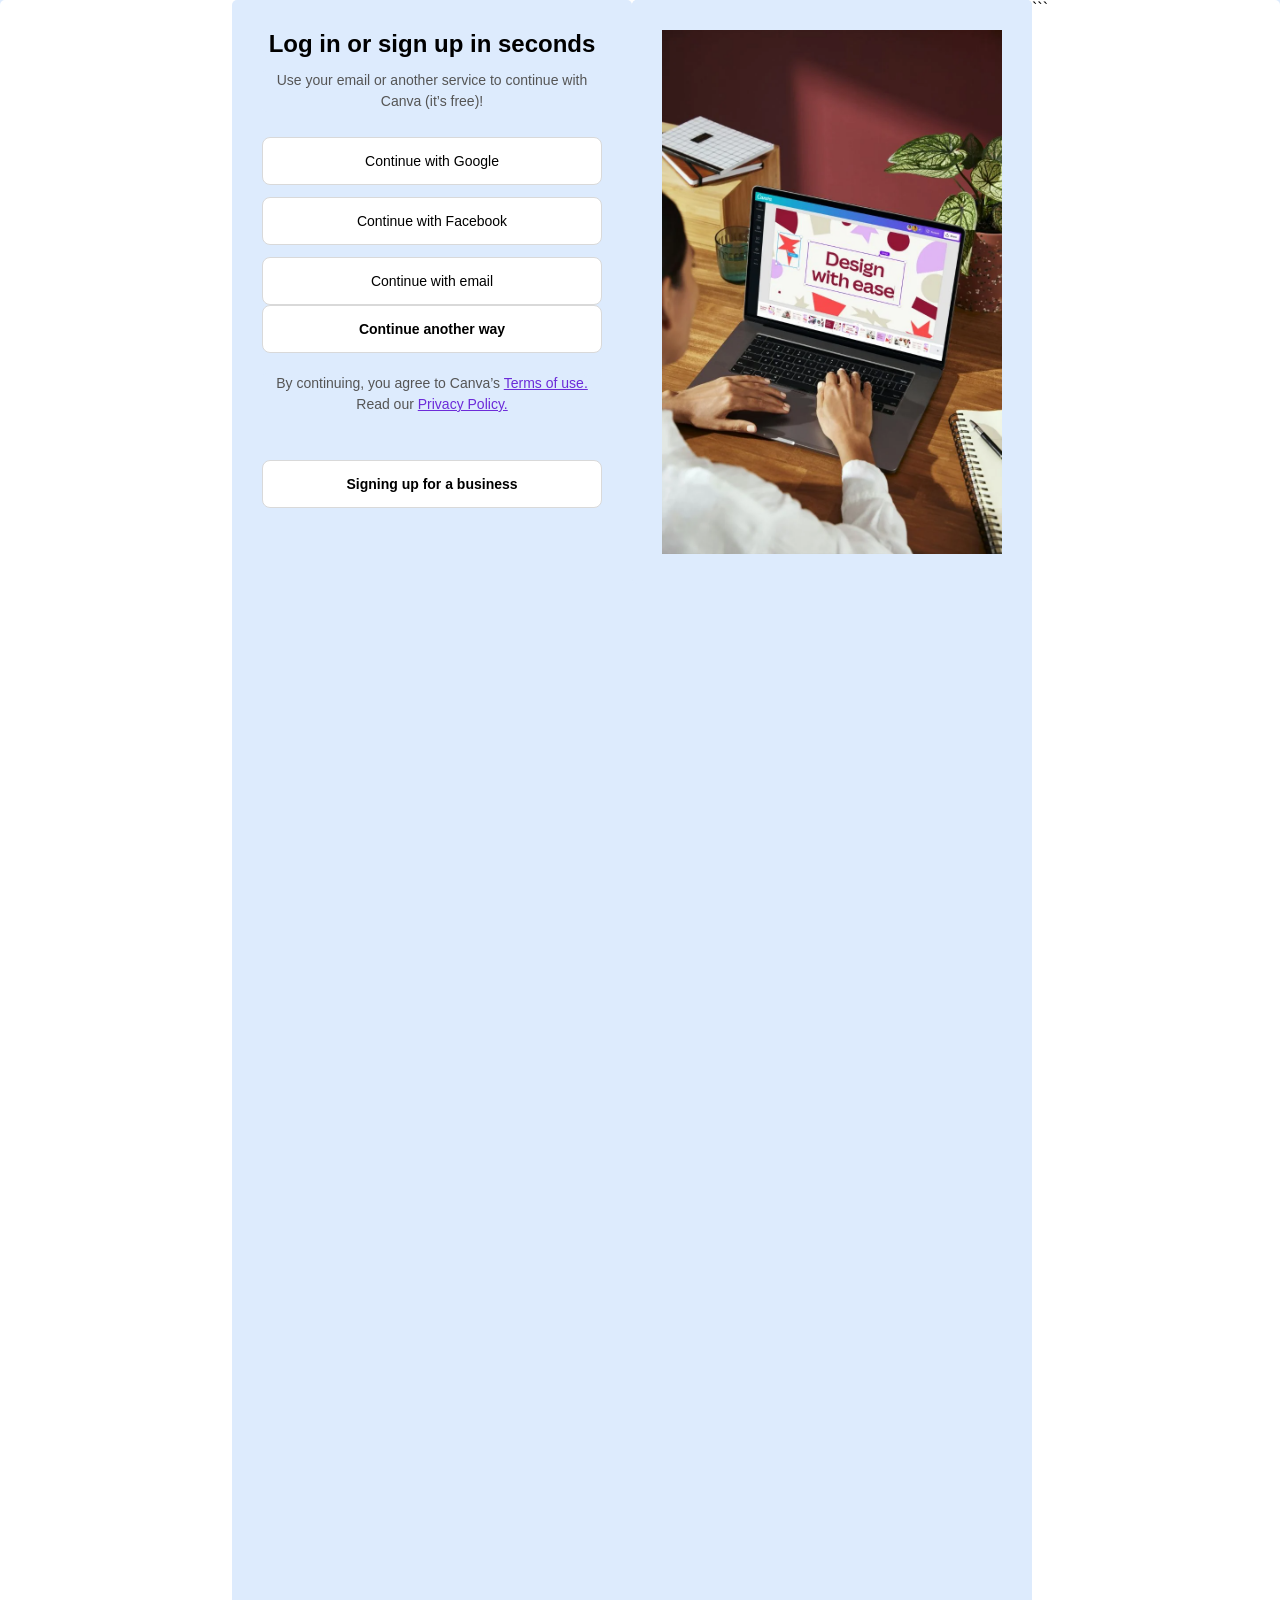
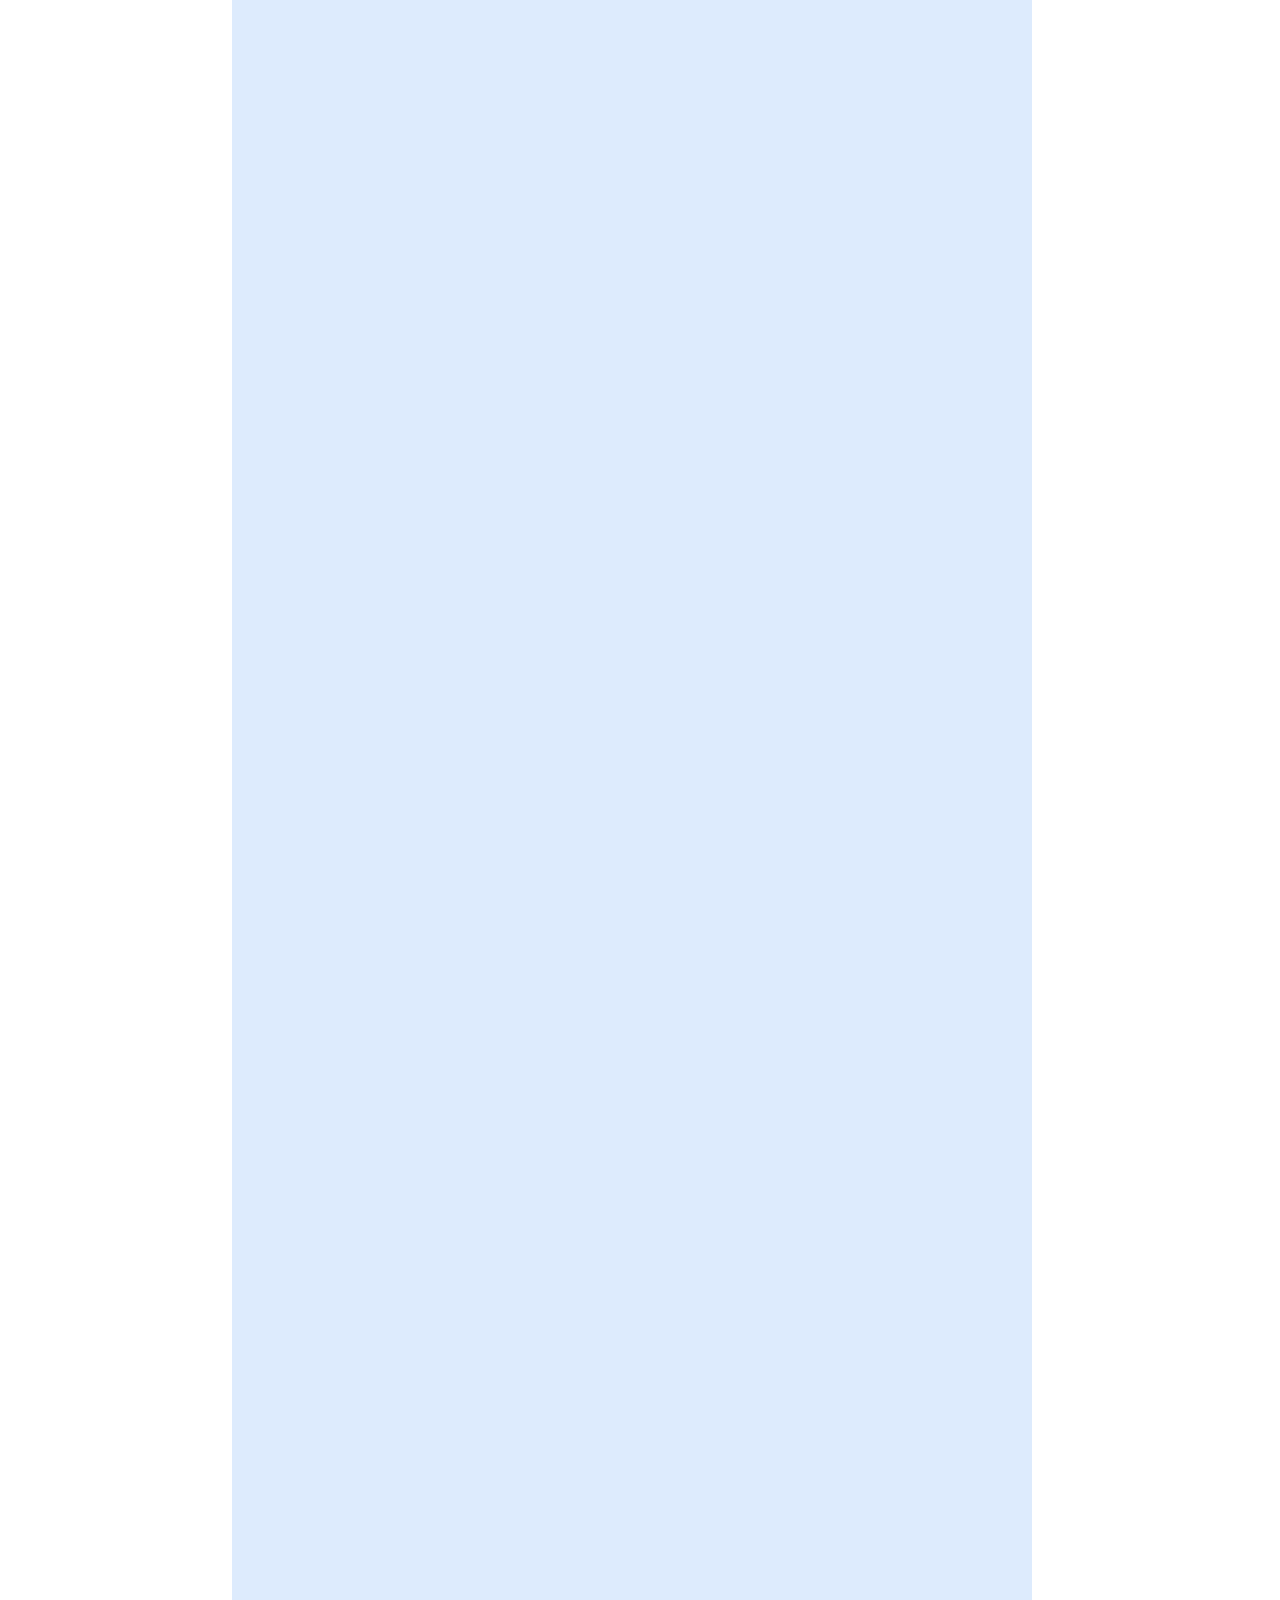
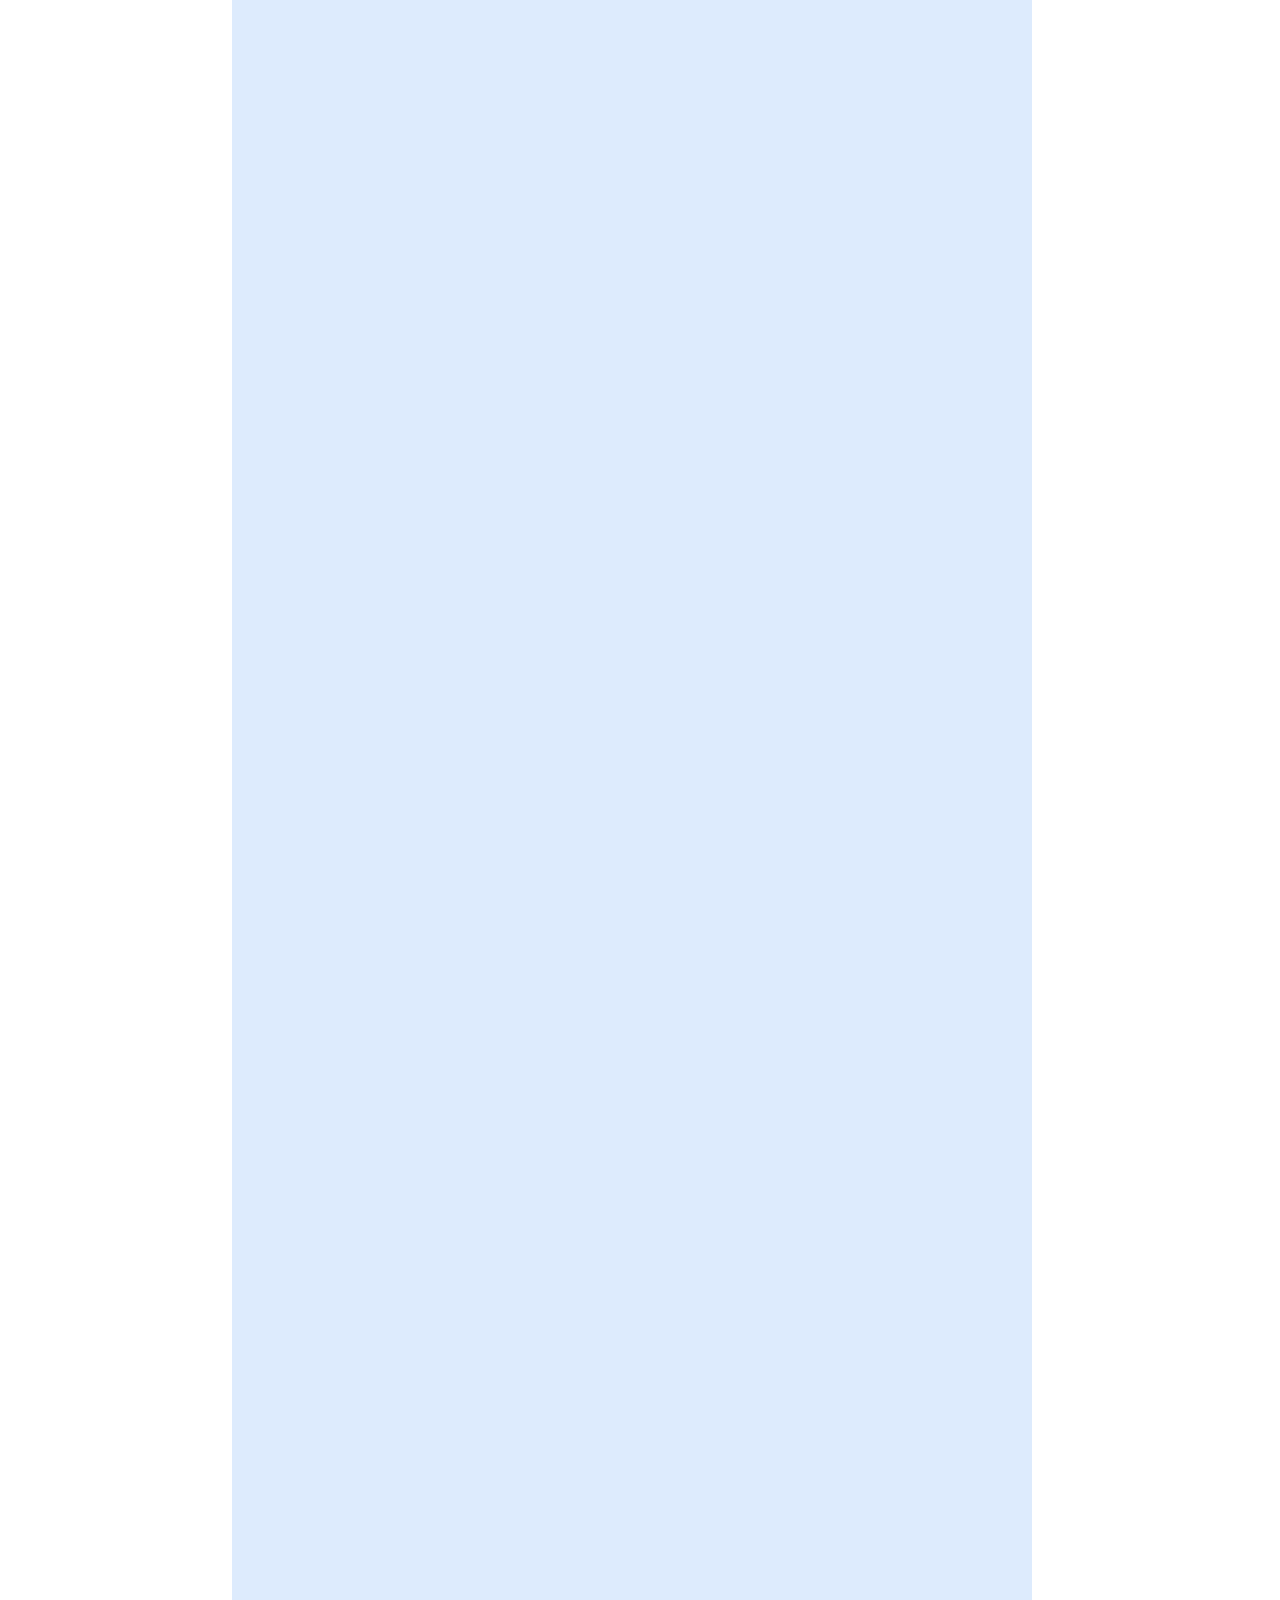
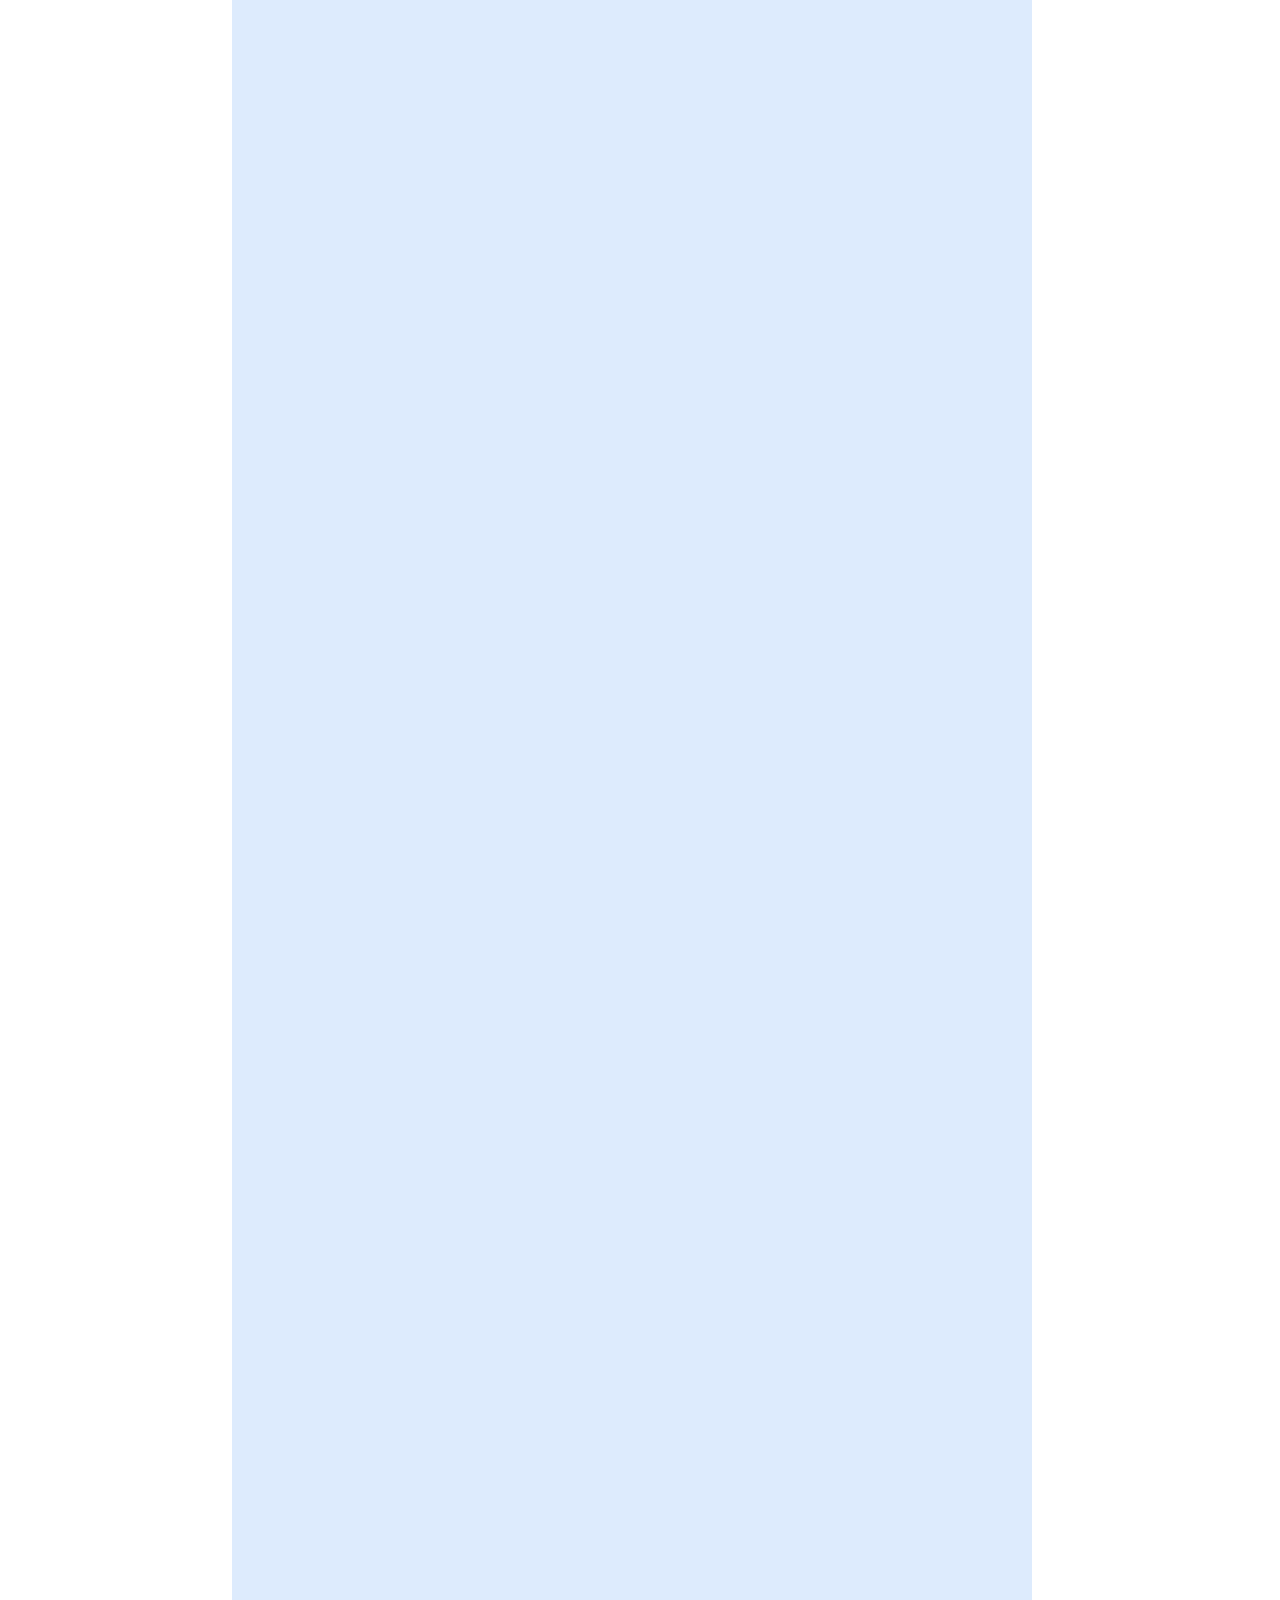
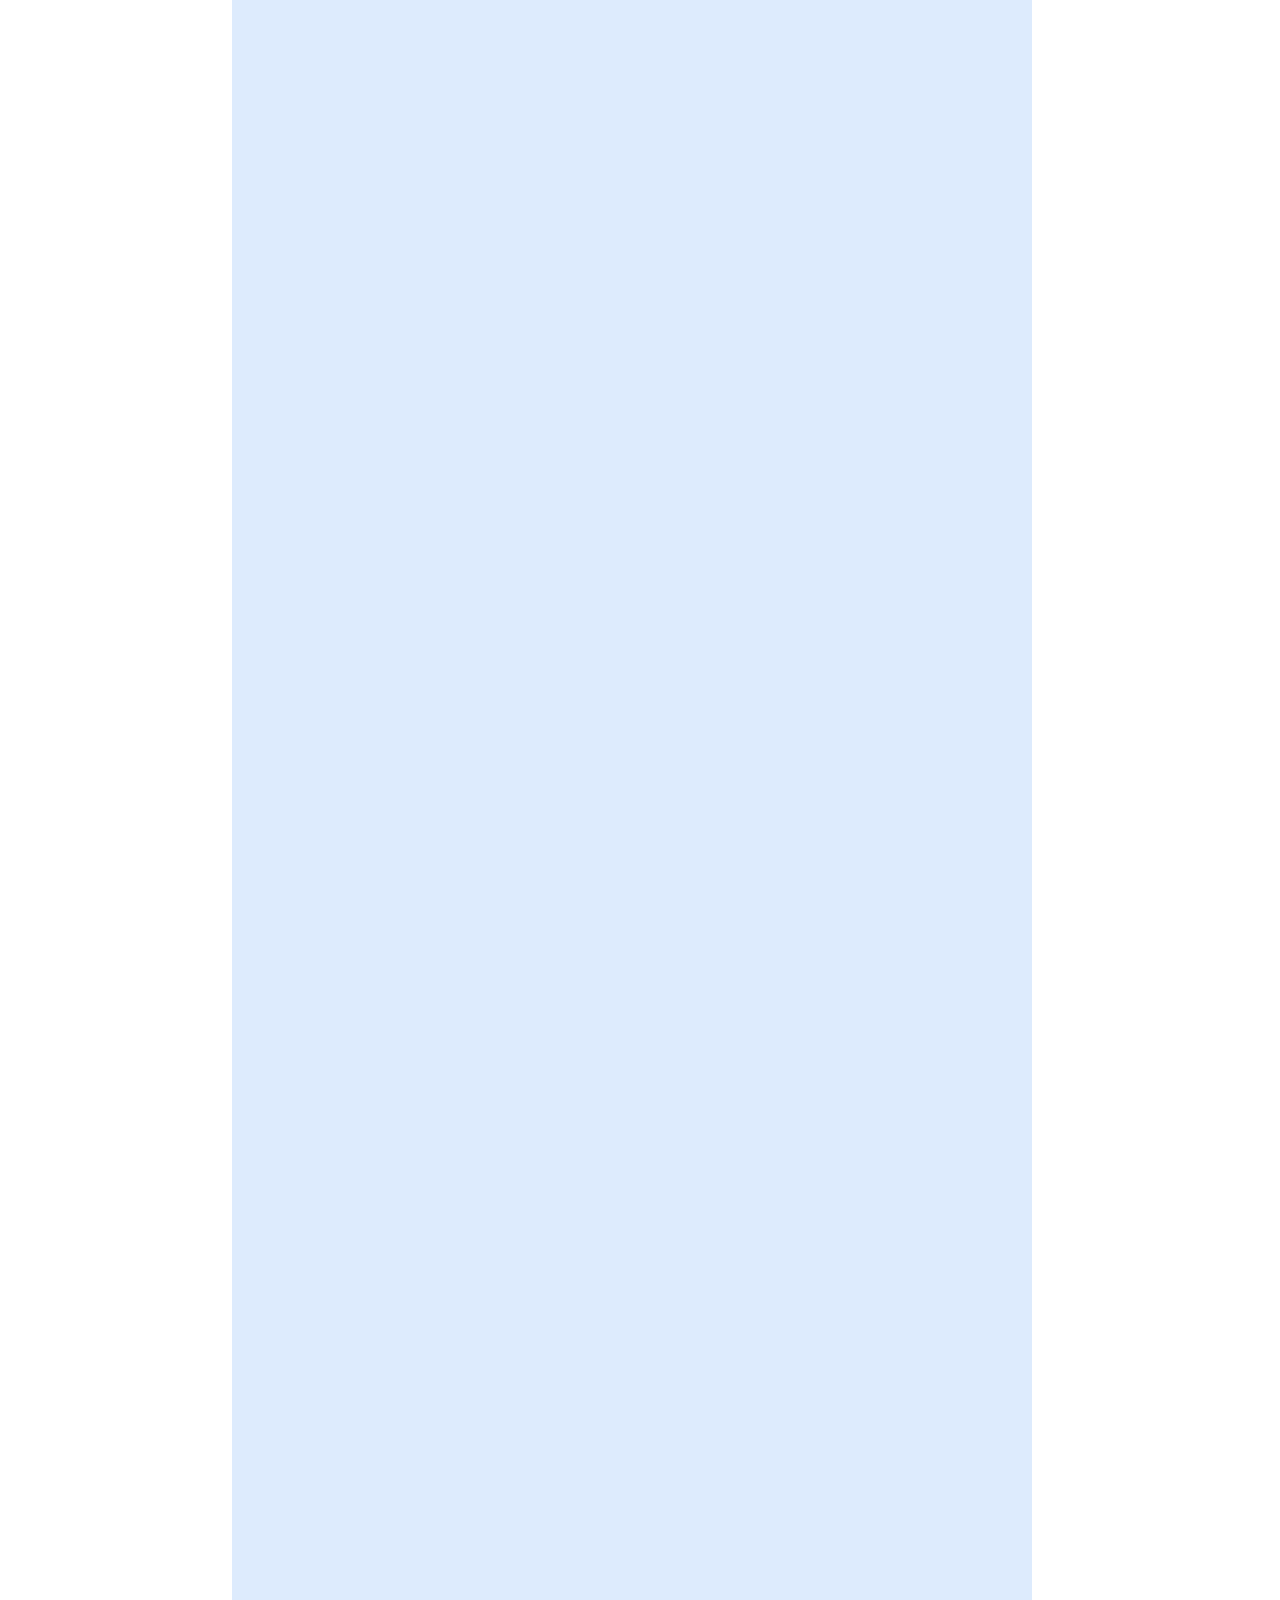
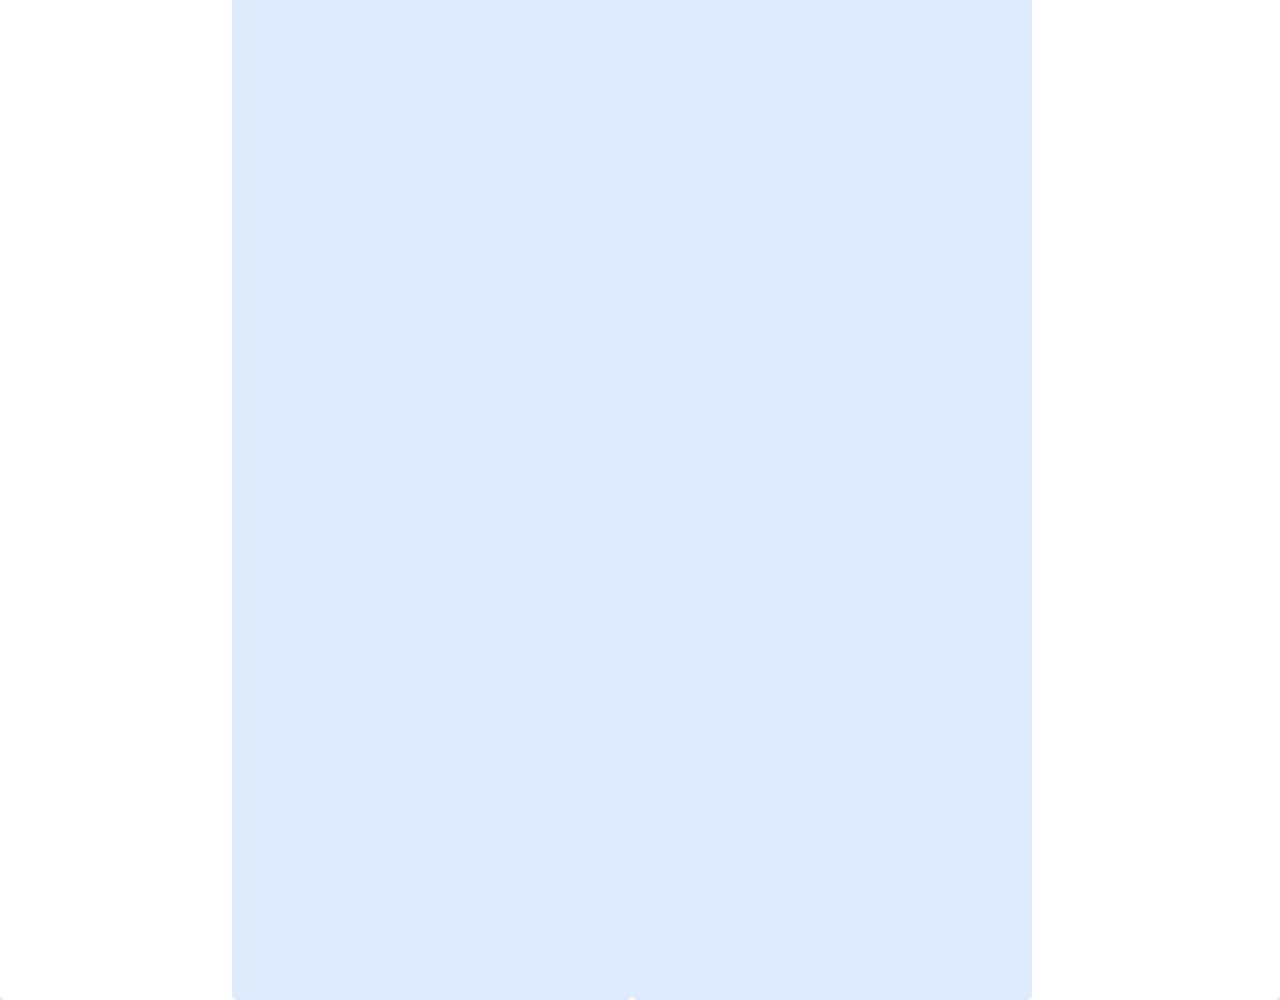
<file: Login.html>
<!DOCTYPE html>
<html lang="en">

<head>
    <meta charset="UTF-8">
    <meta name="viewport" content="width=device-width, initial-scale=1.0">

    <title>Log in page</title>

    <link rel="stylesheet" href="styleLog.css">
</head>

<body>


        <section class="login">

            <h3>Log in or sign up in seconds</h3>

            <p>
                Use your email or another service to continue with Canva (it’s free)!
            </p>

            <form class="Login">
                
                <input type="button" value="Continue with Google">

                <input type="button" value="Continue with Facebook">

                <input type="button" value="Continue with email">

            </form>

            <button>Continue another way</button>

            <p>
                By continuing, you agree to Canva’s
                <a href="#">Terms of use.</a>
                Read our
                <a href="#">Privacy Policy.</a>
            </p>

            <button>Signing up for a business</button>

        </section>

        <div>
            <img src="./canvaImages/imgi_1_auth_dialog_africa (1).png" alt="img">
        </div>

        
    </div>
</body>

</html>
```
</file>
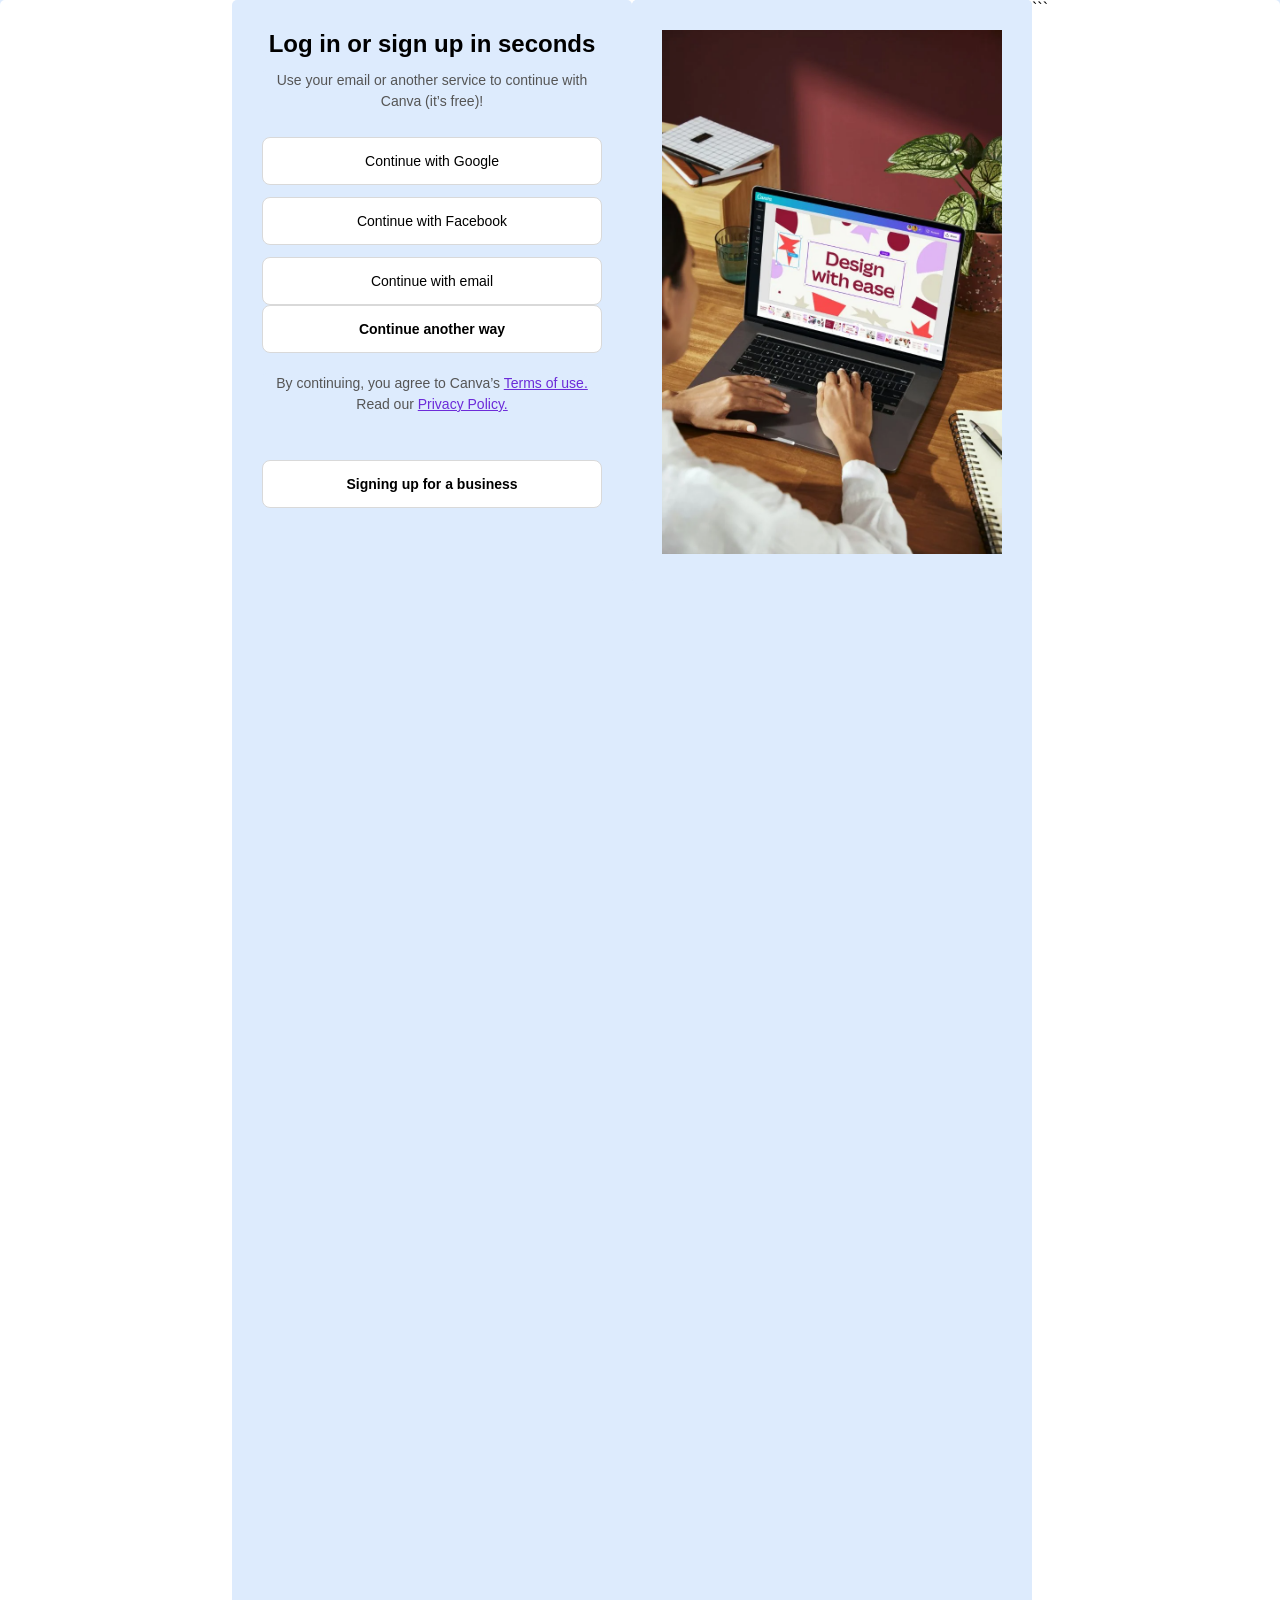
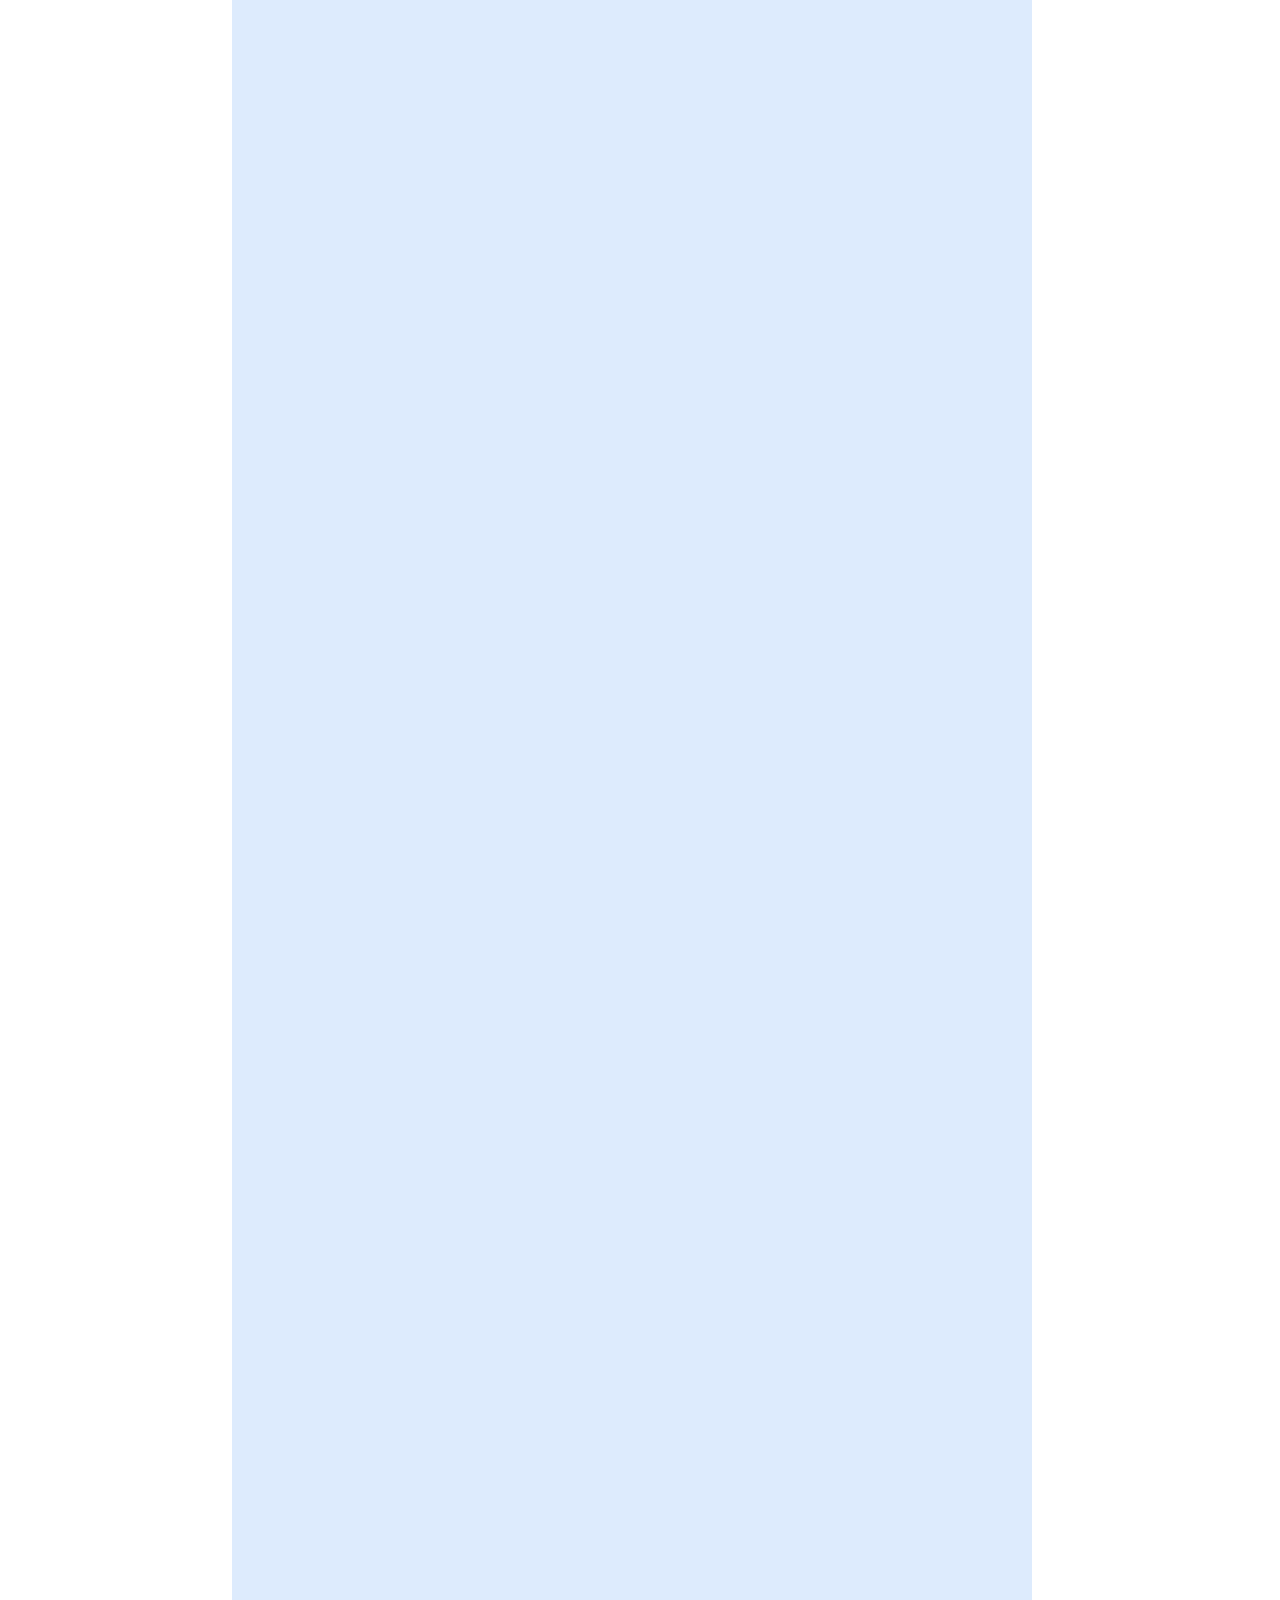
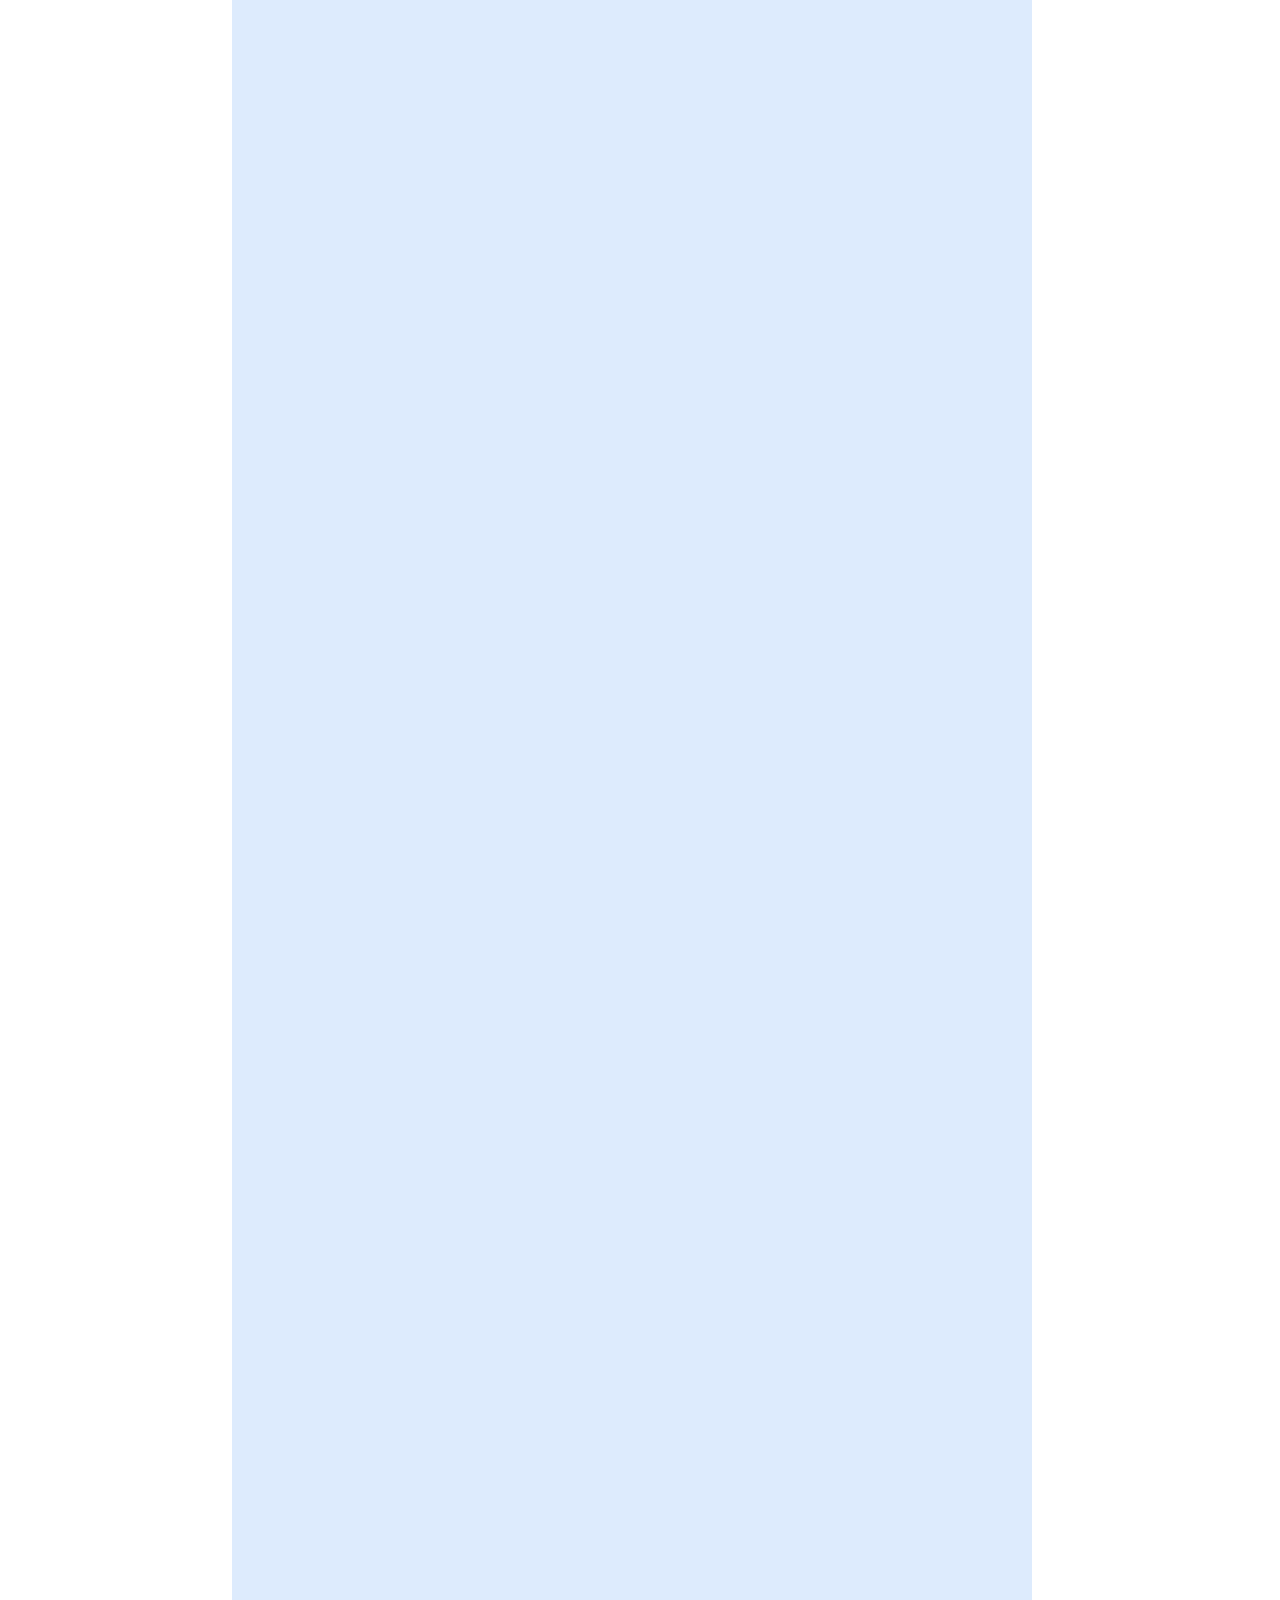
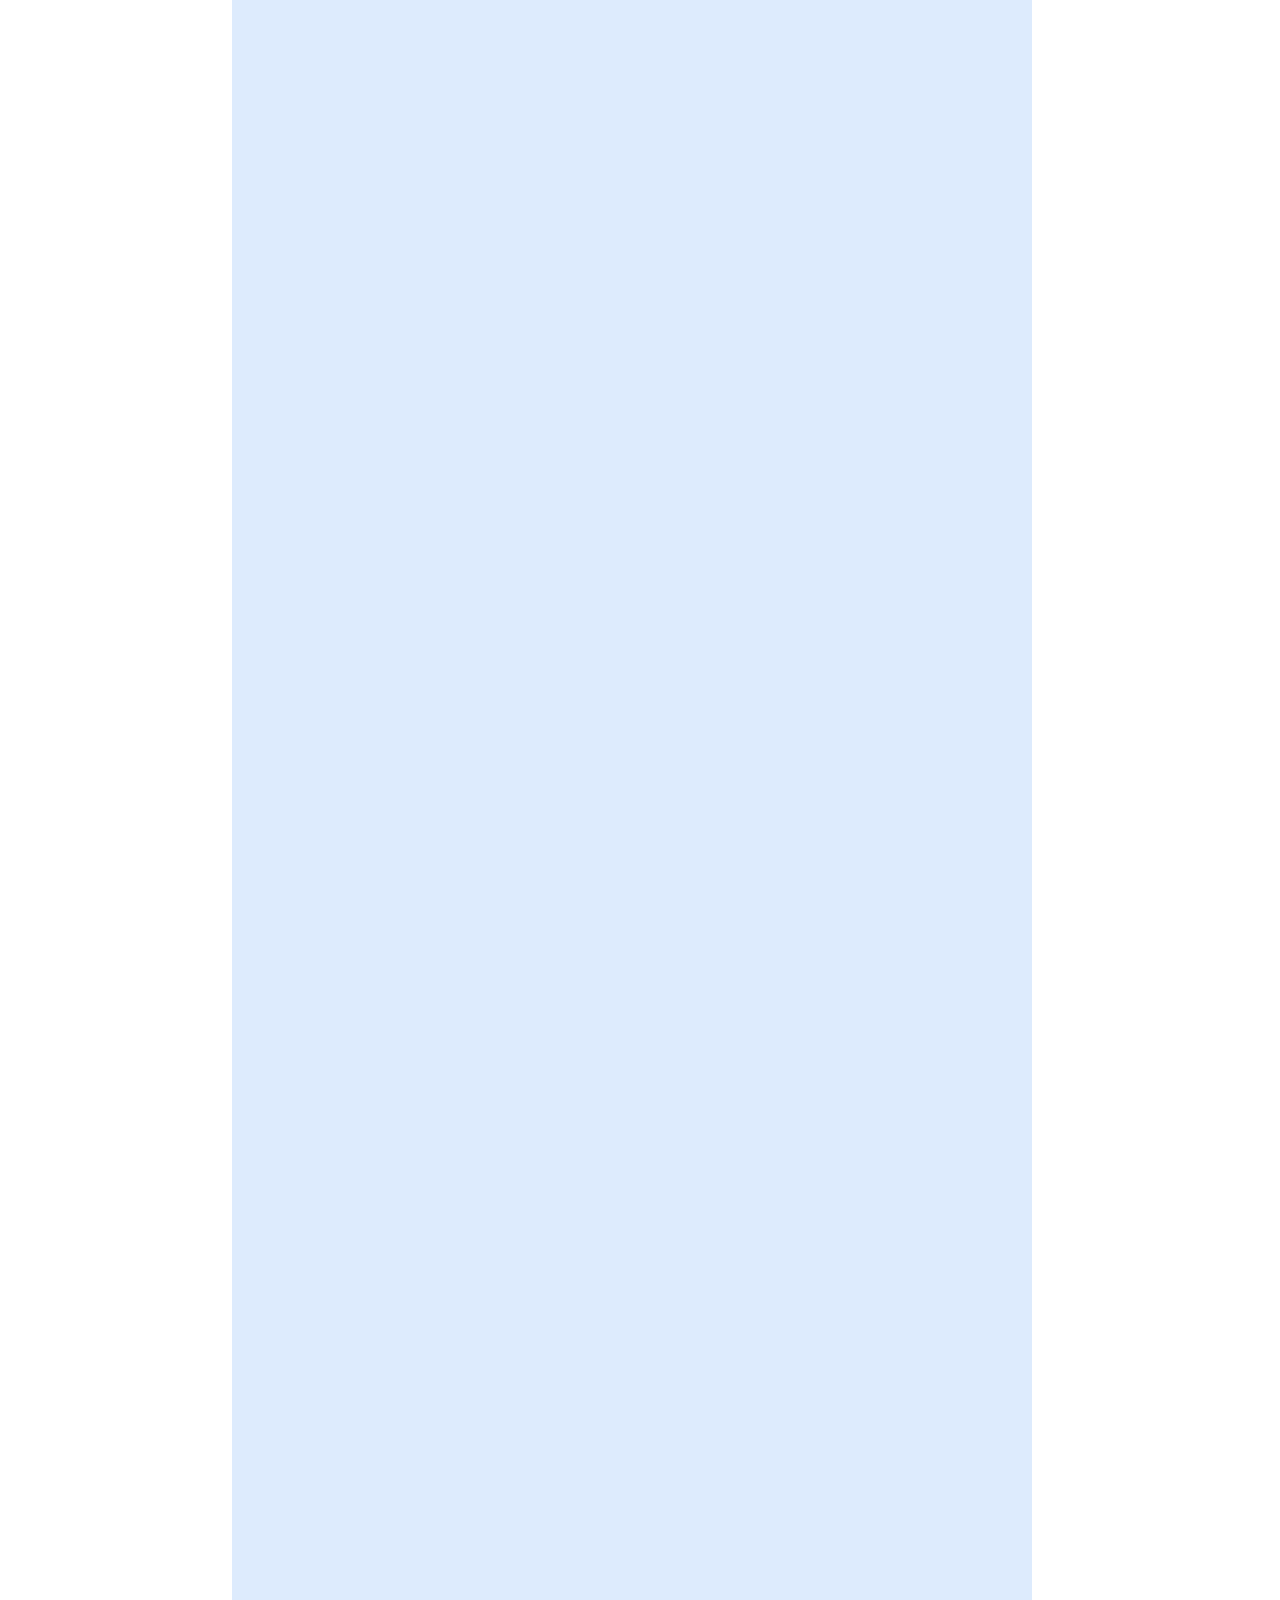
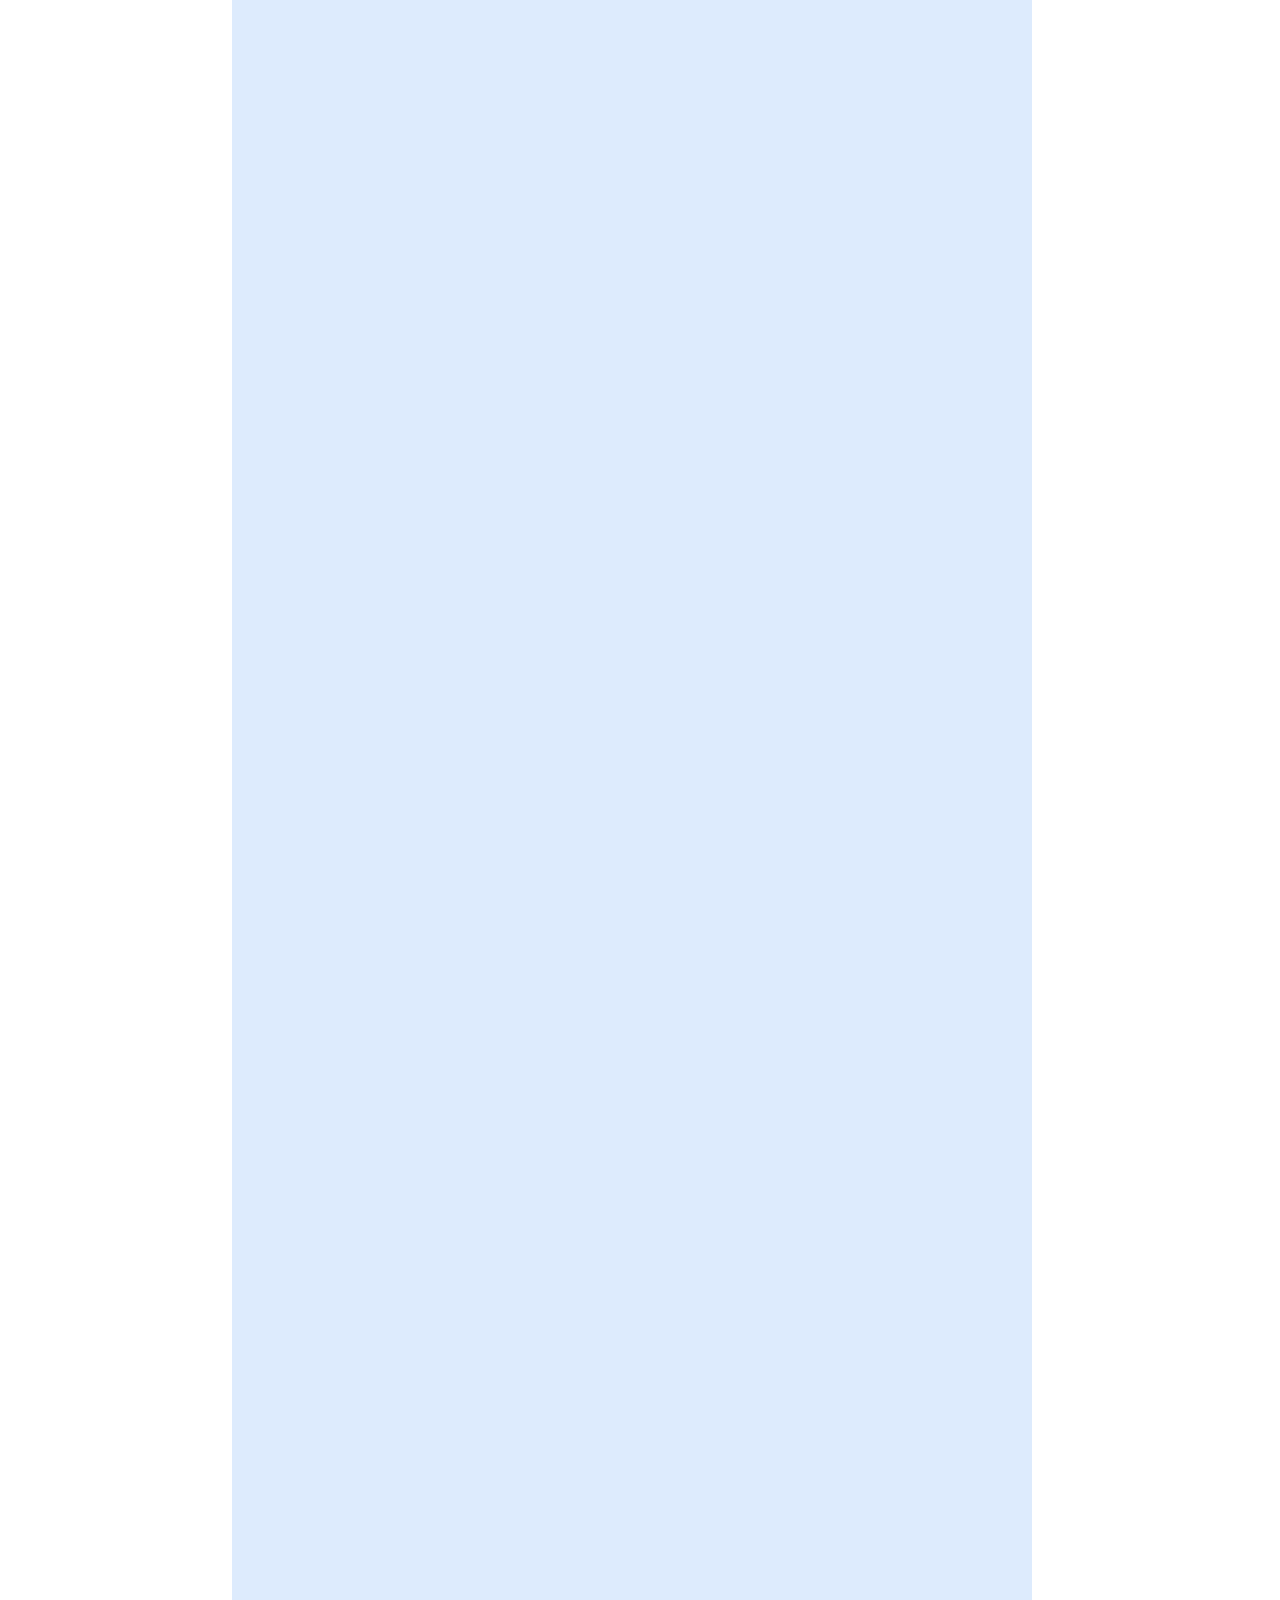
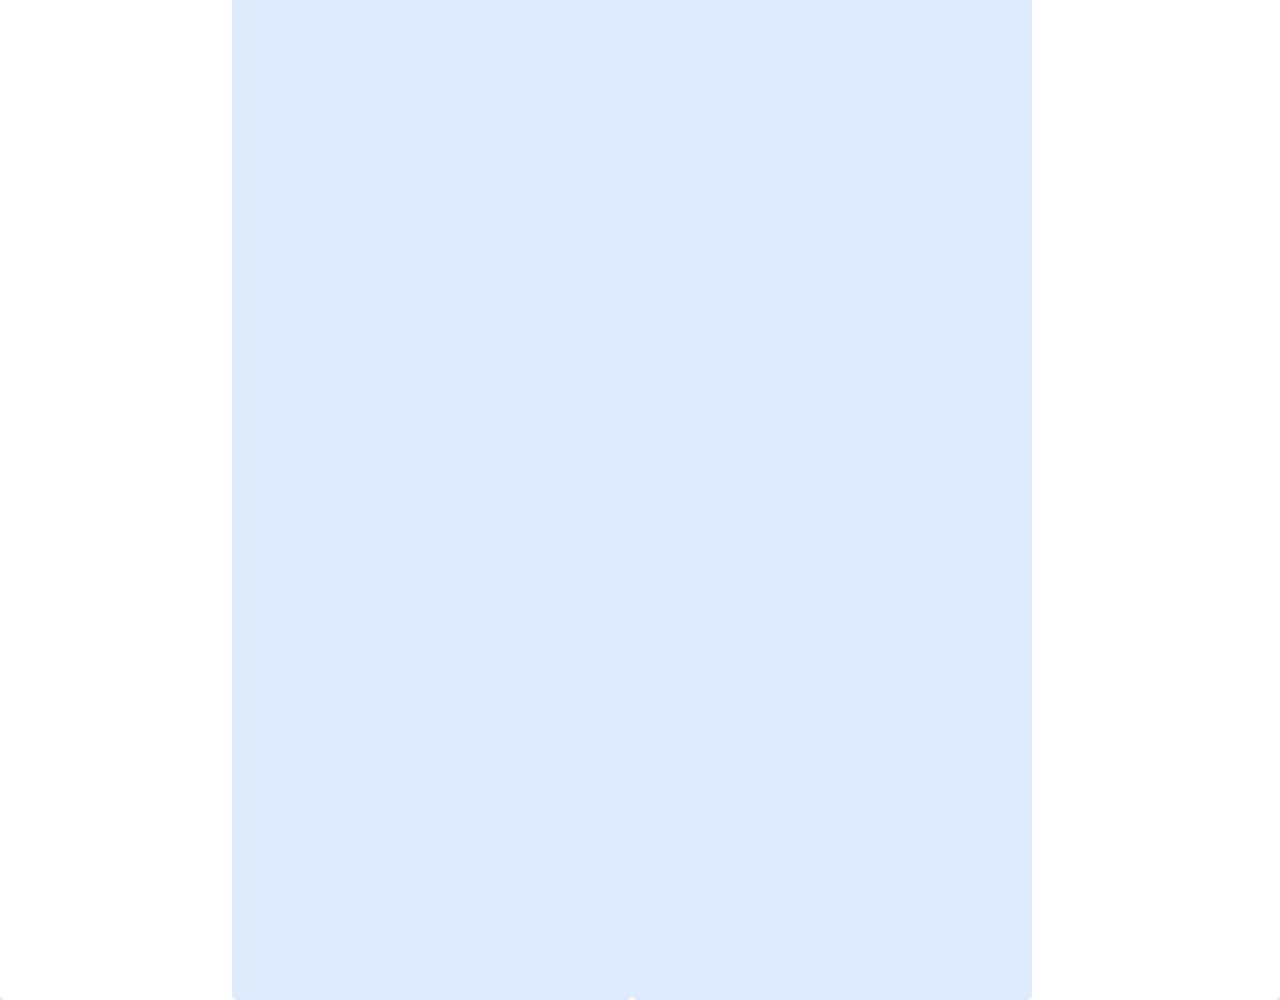
<file: signUp.html>
<!DOCTYPE html>
<html lang="en">

<head>
    <meta charset="UTF-8">
    <meta name="viewport" content="width=device-width, initial-scale=1.0">

    <title>Sign Up Page</title>

    <link rel="stylesheet" href="styleLog.css">
</head>

<body>

    <section class="login">

        <h3>Log in or sign up in seconds</h3>

        <p>
            Use your email or another service to continue with Canva (it’s free)!
        </p>
        
        <form class="Login">
            
            <input type="button" value="Continue with Google">

            <input type="button" value="Continue with Facebook">

            <input type="button" value="Continue with email">

        </form>

        <button>Continue another way</button>

        <p>
            By continuing, you agree to Canva’s
            <a href="#">Terms of use.</a>
            Read our
            <a href="#">Privacy Policy.</a>
        </p>

        <button>Signing up for a business</button>

    </section>

    <div>
        <img src="./canvaImages/imgi_1_auth_dialog_africa (1).png" alt="img">
    </div>

    <a href="./signUp.html"></a>
</body>

</html>
```
</file>
<file: styleLog.css>
* {
            box-sizing: border-box;
            margin: 0;
            padding: 0;
            background-color: #FFFFFF;
            background-color: #DDEBFD;
            border-radius: 5px;
        }

        

        body {
            font-family: Arial, sans-serif;
            background-color: #ffffff;
            
            display: flex;
            /* justify-content: center;
            align-items: center; */

            min-height: 1000vh;
            justify-content: center;
        }

        /* Main sign-up container */
        .login {
            width: 400px;
            
            padding: 30px;
        }

        /* Heading */
        .login h3 {
            text-align: center;
            font-size: 24px;
         
            margin-bottom: 12px;
        }

        /* Description */
        .login > p {
            text-align: center;
            font-size: 14px;
            color: #555;
            line-height: 1.5;
            
            margin-bottom: 25px;
        }

        /* Form */
        .Login {
            display: flex;
            flex-direction: column;
        
            gap: 12px;
        }

        /* Input buttons */
        .Login input {
            width: 100%;
            height: 48px;

            padding: 0 16px;
            
            border: 1px solid #d9d9d9;
            border-radius: 8px;

            background-color: white;

            font-size: 14px;
            cursor: pointer;
        }

        .Login input:hover {
            border-color: #999;
        }

        /* Continue another way button */
        .login > button {
            width: 100%;
            height: 48px;

            border: 1px solid #d9d9d9;
            border-radius: 8px;

            background-color: white;
          
            font-size: 14px;
            font-weight: bold;

            cursor: pointer;

            margin-bottom: 20px;
        }

        .login > button:hover {
            background-color: #f5f5f5;
        }

        /* Terms */
        .login p a {
            color: #6c2bd9;
            text-decoration: underline;
        }

        /* Business button */
        .login > button:last-child {
            margin-top: 20px;
        }


        img {
            width: 400px;
            padding: 30px;
        }
</file>
